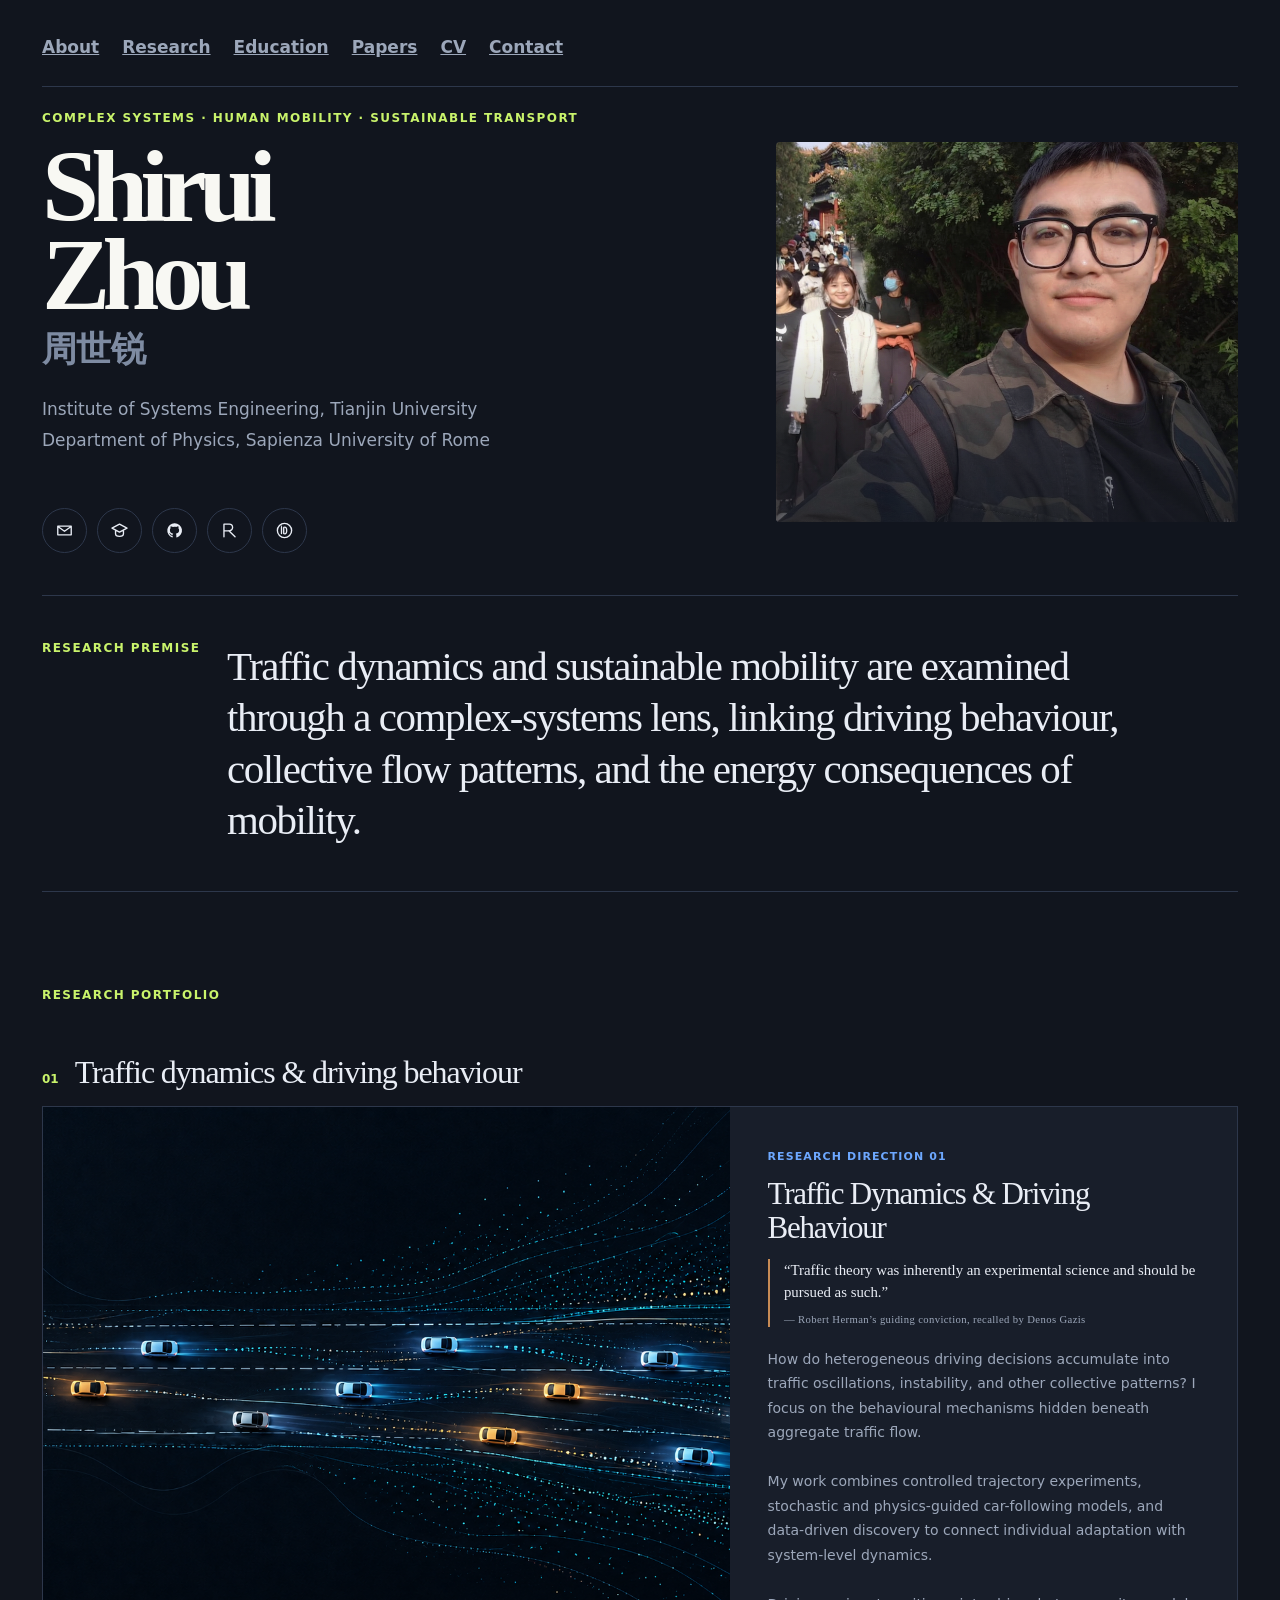
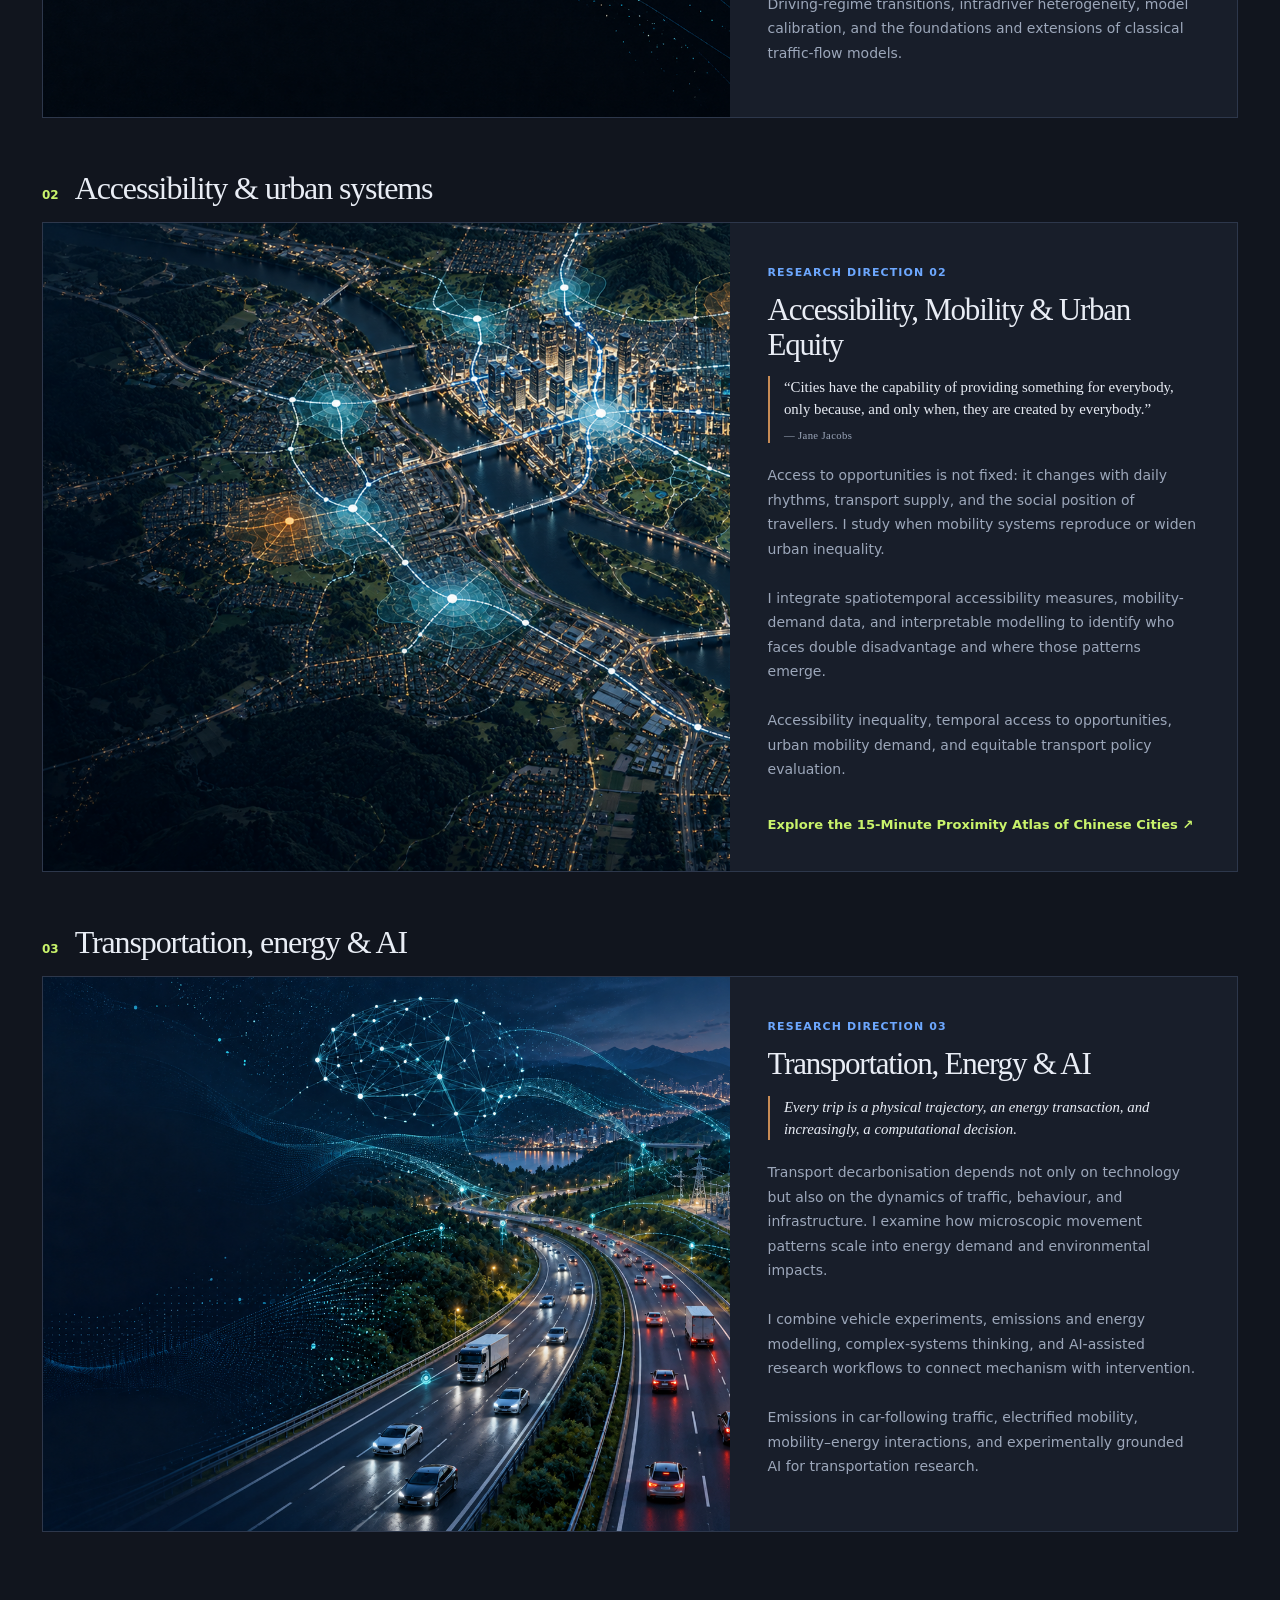
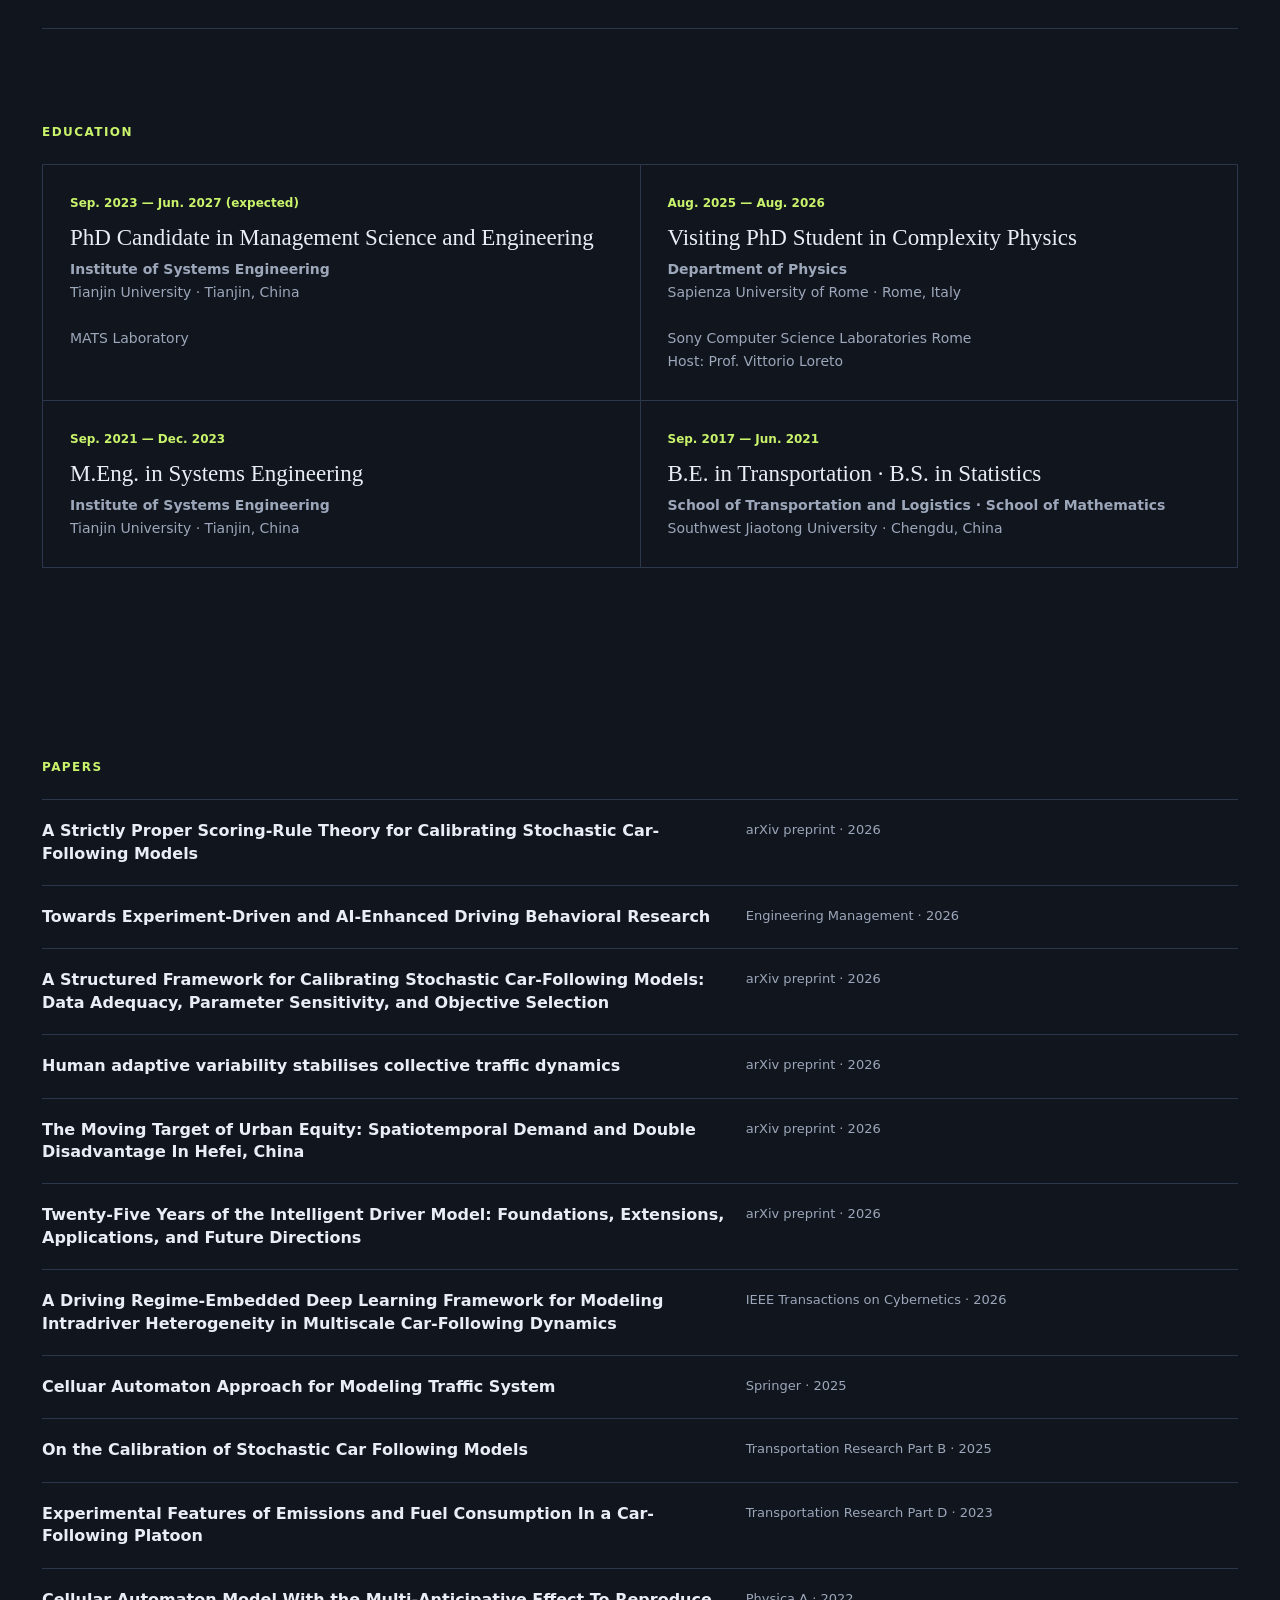
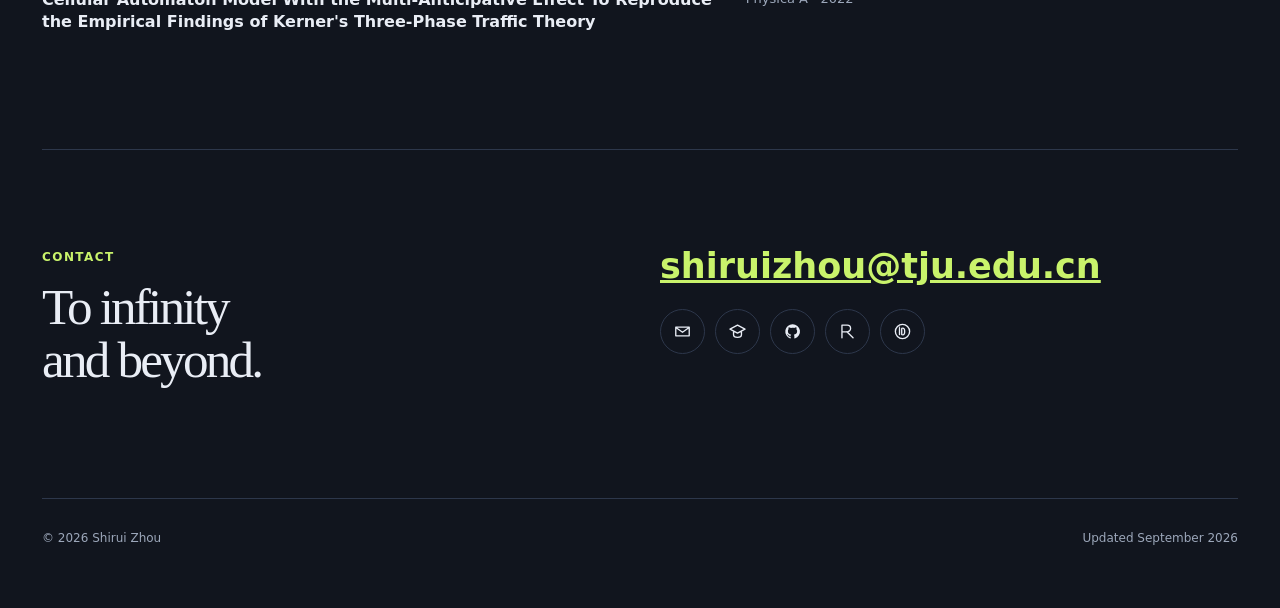
<file: index.html>
<!doctype html>
<html lang="en">
<head>
  <meta charset="utf-8">
  <meta name="viewport" content="width=device-width, initial-scale=1">
  <meta name="theme-color" content="#11151e">
  <link rel="icon" href="assets/couple-logo.png" type="image/png">
  <link rel="apple-touch-icon" href="assets/couple-logo.png">
  <link rel="canonical" href="https://labbuzhou.github.io/">
  <title>Shirui Zhou</title>
  <meta name="description" content="Academic homepage of Shirui Zhou: research on traffic dynamics, urban mobility, coupled transportation-energy systems, and AI-enabled modelling.">
  <meta property="og:title" content="Shirui Zhou | Complex Systems &amp; Mobility">
  <meta property="og:description" content="Research on traffic dynamics, urban mobility, and transportation-energy systems.">
  <meta property="og:url" content="https://labbuzhou.github.io/">
  <meta property="og:image" content="https://labbuzhou.github.io/profile.jpg">
  <meta name="twitter:card" content="summary">
  <link rel="stylesheet" href="portfolio.css?v=20260914-hero">
  <script type="application/ld+json">
  {
    "@context": "https://schema.org",
    "@type": "ProfilePage",
    "mainEntity": {
      "@type": "Person",
      "name": "Shirui Zhou",
      "url": "https://labbuzhou.github.io/",
      "image": "https://labbuzhou.github.io/profile.jpg",
      "jobTitle": "PhD Candidate",
      "affiliation": [
        { "@type": "Organization", "name": "Institute of Systems Engineering, Tianjin University" },
        { "@type": "Organization", "name": "Department of Physics, Sapienza University of Rome" }
      ],
      "sameAs": [
        "https://scholar.google.com/citations?user=4URmCS4AAAAJ&hl=zh-CN",
        "https://orcid.org/0000-0002-9596-4632",
        "https://github.com/LabbuZhou",
        "https://www.researchgate.net/profile/Shirui-Zhou-3"
      ]
    }
  }
  </script>
</head>
<body>
  <noscript>This academic homepage requires JavaScript to display the current public research record.</noscript>
  <script src="portfolio.js"></script>
  <script src="portfolio-directions.js"></script>
  <script src="portfolio-links.js"></script>
  <script src="portfolio-publications.js"></script>
  <script src="portfolio-enhance.js"></script>
  <script src="portfolio-orcid.js"></script>
  <script src="portfolio-cv-link.js"></script>
</body>
</html>
</file>
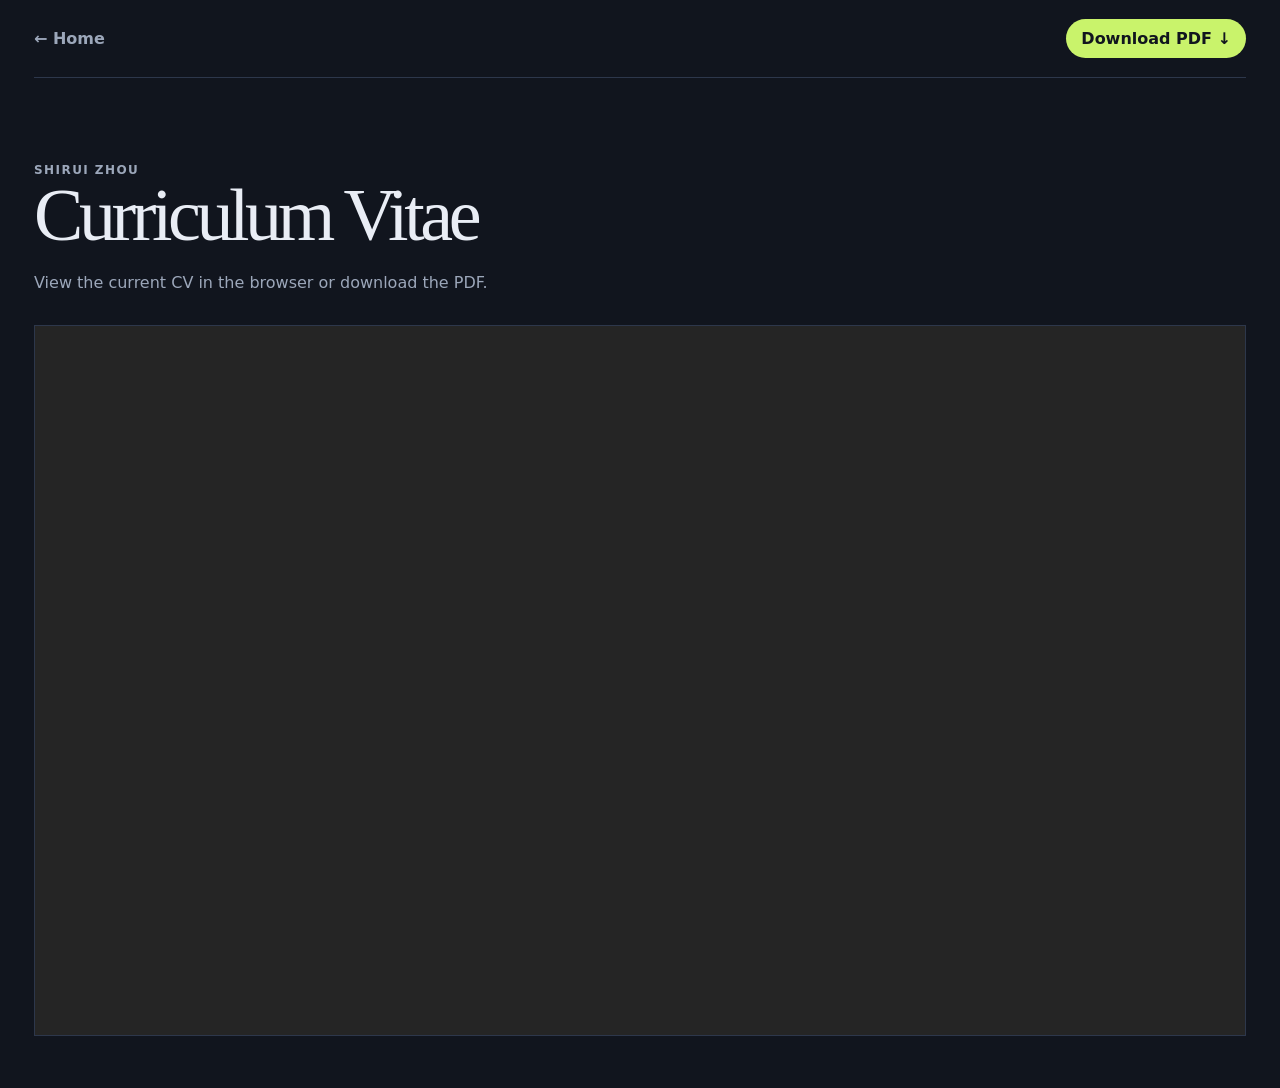
<file: cv.html>
<!doctype html>
<html lang="en">
<head>
  <meta charset="utf-8">
  <meta name="viewport" content="width=device-width, initial-scale=1">
  <link rel="icon" href="assets/couple-logo.png" type="image/png">
  <link rel="apple-touch-icon" href="assets/couple-logo.png">
  <meta name="theme-color" content="#11151e">
  <title>CV | Shirui Zhou</title>
  <link rel="canonical" href="https://labbuzhou.github.io/cv.html">
  <meta name="description" content="Curriculum vitae of Shirui Zhou.">
  <style>
    :root { --ink:#e9edf5; --muted:#9ca7ba; --paper:#11151e; --panel:#181e2a; --line:#2d374b; --lime:#c9f36b; }
    * { box-sizing:border-box; }
    body { margin:0; background:var(--paper); color:var(--ink); font-family:Inter,ui-sans-serif,system-ui,-apple-system,"Segoe UI",sans-serif; }
    .page { max-width:1440px; min-height:100vh; margin:auto; padding:0 34px; }
    .topbar { min-height:78px; display:flex; align-items:center; justify-content:space-between; gap:24px; border-bottom:1px solid var(--line); }
    .topbar a { color:var(--muted); font-size:16px; font-weight:650; text-decoration:none; }
    .topbar a:hover, .topbar a:focus-visible { color:var(--ink); }
    .download { flex:0 0 auto; color:var(--paper)!important; background:var(--lime); border-radius:999px; padding:10px 15px; }
    .download:hover, .download:focus-visible { color:var(--paper)!important; filter:brightness(.95); }
    .heading { padding:64px 0 28px; }
    .eyebrow { margin:0 0 11px; color:var(--lime); font-size:12px; font-weight:800; letter-spacing:.12em; text-transform:uppercase; }
    h1 { margin:0; font:clamp(42px,6vw,74px)/.96 Georgia,"Times New Roman",serif; letter-spacing:-.06em; }
    .heading p { max-width:570px; margin:18px 0 0; color:var(--muted); line-height:1.7; }
    .viewer { height:min(79vh,1080px); min-height:680px; margin-bottom:52px; border:1px solid var(--line); background:#252525; }
    iframe { display:block; width:100%; height:100%; border:0; }
    @media (max-width:760px) {
      .page { padding:0 18px; }
      .topbar { min-height:66px; gap:12px; }
      .topbar a { font-size:14px; }
      .download { padding:9px 12px; }
      .heading { padding:44px 0 24px; }
      .viewer { height:74vh; min-height:560px; margin-bottom:28px; }
    }
  </style>
</head>
<body>
  <div class="page">
    <header class="topbar">
      <a href="index.html">← Home</a>
      <a class="download" href="cv.pdf" download>Download PDF ↓</a>
    </header>
    <main>
      <section class="heading">
        <p class="eyebrow">Shirui Zhou</p>
        <h1>Curriculum Vitae</h1>
        <p>View the current CV in the browser or download the PDF.</p>
      </section>
      <section class="viewer" aria-label="Curriculum vitae PDF viewer">
        <iframe src="cv.pdf#view=FitH" title="Shirui Zhou curriculum vitae">
          <p>Your browser cannot display the PDF. <a href="cv.pdf" download>Download the CV (PDF).</a></p>
        </iframe>
      </section>
    </main>
  </div>
</body>
</html>
</file>
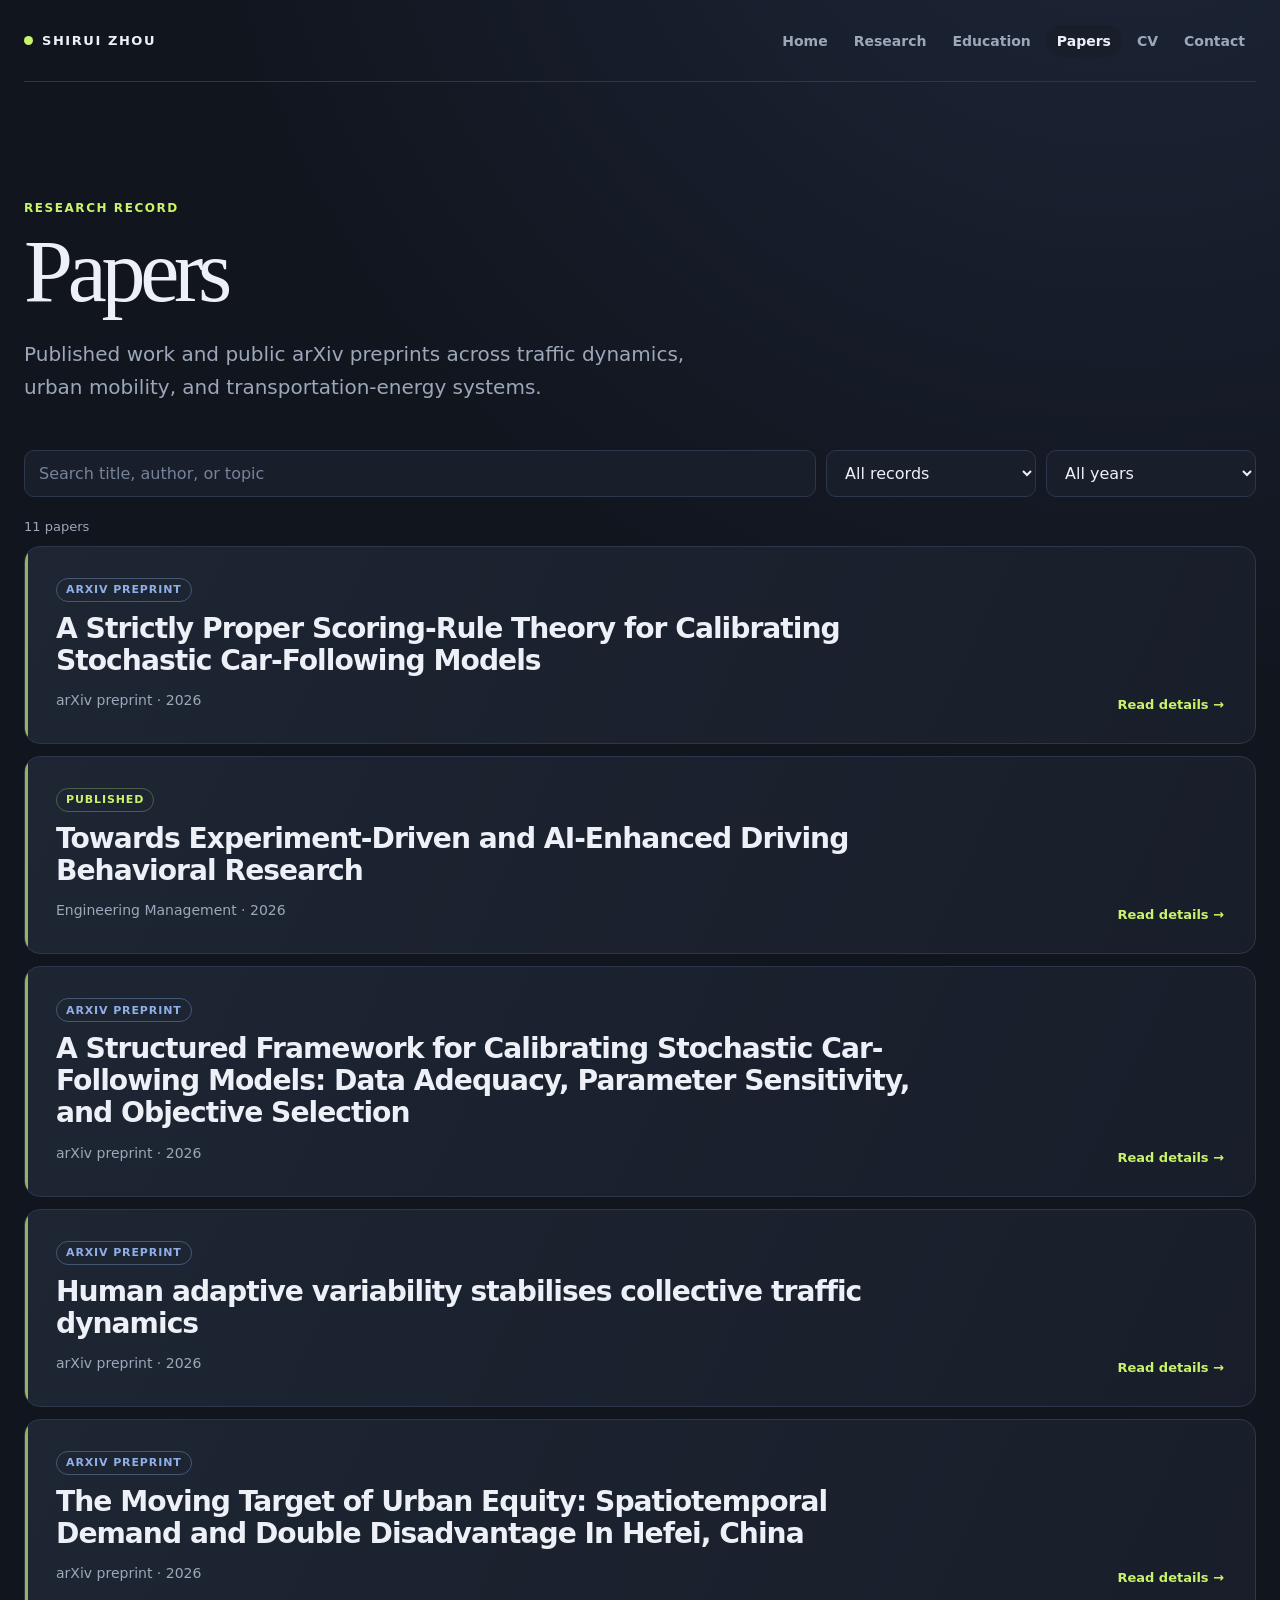
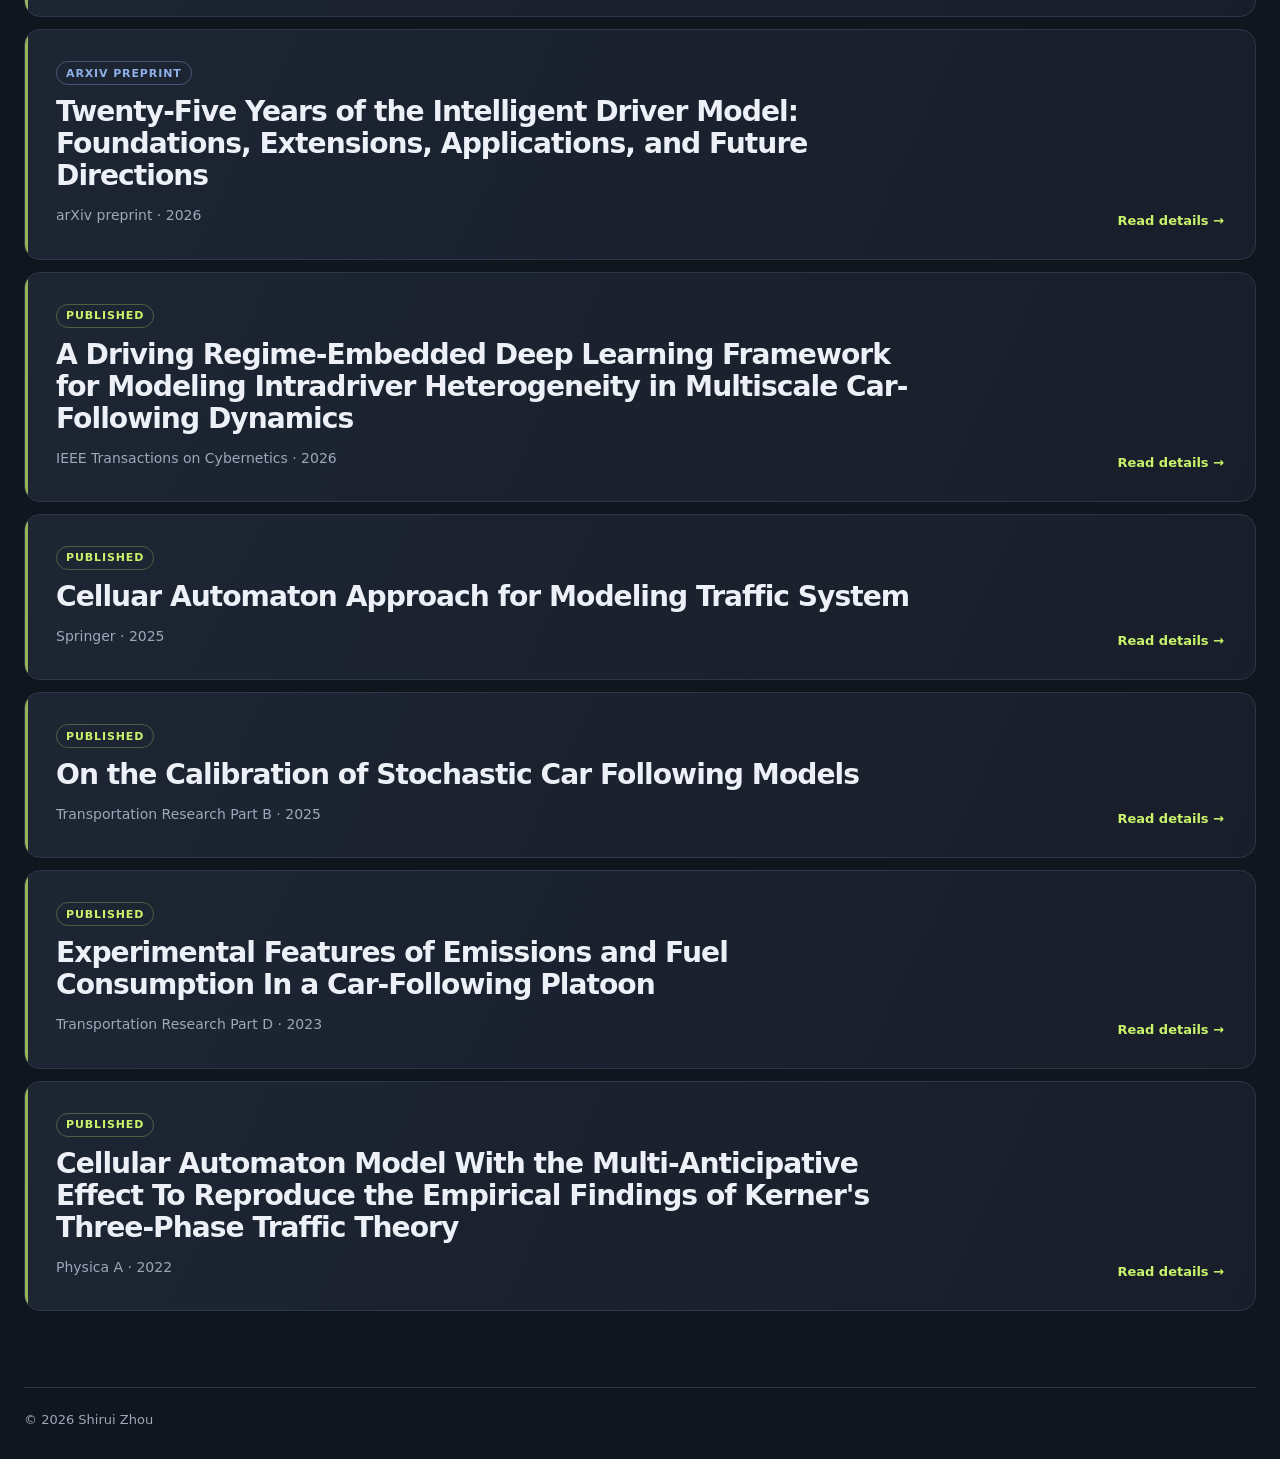
<file: papers.html>
<!doctype html>
<html lang="en">
<head>
  <meta charset="utf-8">
  <meta name="viewport" content="width=device-width, initial-scale=1">
  <meta name="theme-color" content="#11151e">
  <link rel="icon" href="assets/couple-logo.png" type="image/png">
  <link rel="apple-touch-icon" href="assets/couple-logo.png">
  <link rel="canonical" href="https://labbuzhou.github.io/papers.html">
  <meta name="description" content="Published papers and public arXiv preprints by Shirui Zhou.">
  <meta property="og:title" content="Papers | Shirui Zhou">
  <meta property="og:description" content="Published papers and public arXiv preprints by Shirui Zhou.">
  <meta property="og:url" content="https://labbuzhou.github.io/papers.html">
  <title>Papers | Shirui Zhou</title>
  <link rel="stylesheet" href="public-pages.css">
</head>
<body>
  <div class="shell">
    <header class="site-header">
      <a class="identity" href="index.html">SHIRUI ZHOU</a>
      <nav class="site-nav" aria-label="Primary navigation">
        <a href="index.html">Home</a>
        <a href="index.html#research">Research</a>
        <a href="index.html#path">Education</a>
        <a href="papers.html" aria-current="page">Papers</a>
        <a href="cv.html">CV</a>
        <a href="index.html#contact">Contact</a>
      </nav>
    </header>
    <main>
      <section class="page-intro">
        <span class="eyebrow">Research record</span>
        <h1>Papers</h1>
        <p class="lede">Published work and public arXiv preprints across traffic dynamics, urban mobility, and transportation-energy systems.</p>
      </section>
      <section aria-label="Paper filters">
        <div class="controls">
          <input class="input" id="paperSearch" type="search" autocomplete="off" placeholder="Search title, author, or topic">
          <select class="select" id="typeFilter" aria-label="Filter by record type">
            <option value="all">All records</option>
            <option value="published">Published</option>
            <option value="preprint">arXiv preprints</option>
          </select>
          <select class="select" id="yearFilter" aria-label="Filter by year"><option value="all">All years</option></select>
        </div>
        <p class="result-count" id="publicationCount" aria-live="polite">Loading papers…</p>
        <div class="paper-grid" id="papersGrid"></div>
      </section>
    </main>
    <footer class="site-footer">© 2026 Shirui Zhou</footer>
  </div>
  <script src="papers-page.js"></script>
</body>
</html>
</file>
<file: portfolio.css>
:root{--ink:#e9edf5;--muted:#9ca7ba;--paper:#11151e;--panel:#181e2a;--line:#2d374b;--lime:#c9f36b;--blue:#6da8ff}body{background:var(--paper);color:var(--ink);font-family:Inter,ui-sans-serif,system-ui,-apple-system,BlinkMacSystemFont,"Segoe UI",sans-serif}.site-v2{max-width:1440px;margin:auto;padding:0 34px}.vnav{height:78px;display:flex;align-items:center;justify-content:space-between;border-bottom:1px solid var(--line)}.vbrand{font-size:18px;font-weight:800;letter-spacing:-.04em}.vbrand i{display:inline-block;width:9px;height:9px;border-radius:50%;background:var(--lime);margin-right:8px}.vnav nav{display:flex;gap:23px}.vnav a{color:var(--muted);font-size:17px;font-weight:650}.vnav a:hover{color:var(--ink)}.hero-v2{display:grid;grid-template-columns:1.2fr .8fr;min-height:610px;align-items:end;padding:82px 0 62px;gap:42px}.eyebrow{font-size:12px;font-weight:800;letter-spacing:.12em;color:var(--lime);text-transform:uppercase}.hero-v2 h1{font-family:Georgia,"Times New Roman",serif;font-size:clamp(58px,8vw,118px);letter-spacing:-.075em;line-height:.86;margin:18px 0 29px;color:#f8f8f3}.hero-v2 h1 small{display:block;font-family:inherit;font-size:.34em;letter-spacing:-.02em;color:#7e8ba2;margin-top:16px}.hero-v2 p{max-width:650px;color:var(--muted);font-size:17px;line-height:1.8}.hero-links{display:flex;gap:11px;margin-top:30px;flex-wrap:wrap}.hero-links a{border:1px solid var(--line);padding:11px 15px;border-radius:99px;color:var(--ink);font-size:13px;font-weight:700}.hero-links a:first-child{background:var(--lime);border-color:var(--lime);color:#15191f}.portrait{height:450px;border-radius:4px;overflow:hidden;position:relative;background:#222b3c}.portrait img{width:100%;height:100%;object-fit:cover;filter:grayscale(1);opacity:.9}.portrait:after{content:"";position:absolute;inset:0;background:linear-gradient(0deg,rgba(17,21,30,.65),transparent 46%)}.portrait span{position:absolute;bottom:22px;left:23px;z-index:1;font-size:12px;letter-spacing:.08em;text-transform:uppercase;color:#d5deec}.statement{border-top:1px solid var(--line);border-bottom:1px solid var(--line);padding:45px 0;display:grid;grid-template-columns:185px 1fr}.statement h2,.section-head h2{font-size:12px;text-transform:uppercase;letter-spacing:.12em;color:var(--lime);margin:0}.statement p{font:clamp(25px,3.2vw,43px)/1.25 Georgia,serif;margin:0;max-width:930px;letter-spacing:-.035em}.section{padding:96px 0}.section-head{display:flex;justify-content:space-between;align-items:end;margin-bottom:25px}.section-head p{color:var(--muted);max-width:430px;margin:0;font-size:14px;line-height:1.65}.theme{margin-top:52px}.theme-title{display:flex;gap:16px;align-items:baseline;margin-bottom:15px}.theme-num{color:var(--lime);font-size:12px;font-weight:800}.theme h3{margin:0;font:32px Georgia,serif;letter-spacing:-.035em}.feature{display:grid;grid-template-columns:1.15fr .85fr;background:var(--panel);border:1px solid var(--line);min-height:340px}.feature img{width:100%;height:100%;min-height:270px;object-fit:cover}.feature-copy{padding:38px}.tag{font-size:11px;font-weight:800;color:var(--blue);letter-spacing:.1em;text-transform:uppercase}.feature h4{font:31px/1.1 Georgia,serif;letter-spacing:-.04em;margin:13px 0}.feature p{color:var(--muted);line-height:1.75;font-size:14px}.paper-row{display:grid;grid-template-columns:1.25fr 1fr 130px;gap:20px;border-top:1px solid var(--line);padding:20px 0;align-items:start}.paper-row h4{font-size:16px;line-height:1.4;margin:0}.paper-row p{margin:0;color:var(--muted);font-size:13px;line-height:1.5}.status{font-size:11px;color:var(--lime);font-weight:800;text-transform:uppercase;letter-spacing:.08em;text-align:right}.footer-v2{border-top:1px solid var(--line);padding:32px 0 55px;color:var(--muted);font-size:12px;display:flex;justify-content:space-between}@media(max-width:760px){.site-v2{padding:0 18px}.vnav{height:auto;min-height:66px;justify-content:flex-start;overflow:hidden}.vnav nav{display:flex;align-items:center;width:100%;gap:22px;padding:20px 0 19px;overflow-x:auto;white-space:nowrap;scrollbar-width:none;-webkit-overflow-scrolling:touch}.vnav nav::-webkit-scrollbar{display:none}.vnav nav a{flex:0 0 auto;font-size:16px}.hero-v2,.feature{grid-template-columns:1fr}.hero-v2{padding-top:55px}.hero-v2 h1{font-size:64px}.portrait{height:330px}.statement{grid-template-columns:1fr;gap:20px}.section{padding:65px 0}.section-head{display:block}.section-head p{margin-top:15px}.paper-row{grid-template-columns:1fr;gap:8px}.status{text-align:left}.footer-v2{display:block}.footer-v2 span{display:block;margin-top:7px}}
:root .portrait img{filter:none;opacity:.96}
@media(max-width:760px){:root .vnav nav a{font-size:17px}}

/* Keep the opening screen compact: the portrait, rather than empty space, sets its height. */
:root .hero-v2{min-height:0;align-items:center;padding:24px 0 42px}
:root .portrait{height:380px}
@media(max-width:760px){:root .hero-v2{min-height:0;padding:28px 0 40px;gap:28px}:root .portrait{height:310px}}
</file>
<file: public-pages.css>
:root {
  --paper: #11151e;
  --panel: #181e2a;
  --panel-2: #1e2634;
  --ink: #edf1f7;
  --muted: #9ca7ba;
  --line: #2d374b;
  --lime: #c9f36b;
  --blue: #8eafe7;
  --max: 1260px;
}

* { box-sizing: border-box; }
html { background: var(--paper); }
body {
  min-width: 0;
  margin: 0;
  background: radial-gradient(circle at 88% -8%, rgba(108, 153, 232, .14), transparent 27%), var(--paper);
  color: var(--ink);
  font-family: Inter, ui-sans-serif, system-ui, -apple-system, "Segoe UI", sans-serif;
}

a { color: inherit; }
.shell { width: min(calc(100% - 48px), var(--max)); min-height: 100vh; margin: 0 auto; }
.site-header {
  min-height: 82px;
  display: flex;
  align-items: center;
  justify-content: space-between;
  gap: 24px;
  border-bottom: 1px solid var(--line);
}
.identity { color: var(--ink); font-size: 13px; font-weight: 800; letter-spacing: .12em; text-decoration: none; }
.identity::before { display: inline-block; width: 9px; height: 9px; margin-right: 9px; border-radius: 50%; background: var(--lime); content: ""; }
.site-nav { display: flex; flex-wrap: wrap; justify-content: flex-end; gap: 4px; }
.site-nav a { border-radius: 999px; color: var(--muted); font-size: 14px; font-weight: 700; padding: 8px 11px; text-decoration: none; }
.site-nav a:hover, .site-nav a:focus-visible, .site-nav a[aria-current="page"] { background: var(--panel); color: var(--ink); outline: none; }

.page-intro { max-width: 820px; padding: clamp(58px, 9vw, 118px) 0 36px; }
.eyebrow { color: var(--lime); font-size: 12px; font-weight: 800; letter-spacing: .13em; text-transform: uppercase; }
h1 { margin: 14px 0 0; font: clamp(48px, 7vw, 88px)/.96 Georgia, "Times New Roman", serif; letter-spacing: -.06em; }
.lede { max-width: 670px; margin: 23px 0 0; color: var(--muted); font-size: clamp(16px, 2vw, 20px); line-height: 1.65; }

.controls { display: grid; grid-template-columns: minmax(240px, 1fr) repeat(2, minmax(150px, 210px)); gap: 10px; margin: 10px 0 22px; }
.input, .select {
  width: 100%;
  min-height: 47px;
  border: 1px solid var(--line);
  border-radius: 10px;
  background: var(--panel);
  color: var(--ink);
  font: inherit;
  outline: none;
  padding: 0 14px;
}
.input::placeholder { color: #77839a; }
.input:focus, .select:focus { border-color: var(--lime); box-shadow: 0 0 0 3px rgba(201, 243, 107, .12); }
.result-count { color: var(--muted); font-size: 13px; margin: 0 0 12px; }
.paper-grid { display: grid; gap: 12px; padding-bottom: 76px; }
.paper-card { position: relative; overflow: hidden; display: grid; grid-template-columns: minmax(0, 1fr) auto; gap: 22px; border: 1px solid var(--line); border-radius: 16px; background: linear-gradient(115deg, rgba(30, 38, 52, .96), rgba(24, 30, 42, .96)); padding: clamp(21px, 3vw, 31px); }
.paper-card::after { position: absolute; top: 0; bottom: 0; left: 0; width: 3px; background: var(--lime); content: ""; opacity: .7; }
.paper-card:hover { border-color: rgba(201, 243, 107, .48); }
.paper-card h2 { max-width: 860px; margin: 11px 0 0; font-size: clamp(20px, 2.2vw, 29px); letter-spacing: -.035em; line-height: 1.14; }
.paper-card h2 a { text-decoration: none; }
.paper-card h2 a:hover, .paper-card h2 a:focus-visible { color: var(--lime); outline: none; }
.paper-meta, .paper-summary { color: var(--muted); line-height: 1.65; }
.paper-meta { margin: 12px 0 0; font-size: 14px; }
.paper-summary { max-width: 820px; margin: 13px 0 0; font-size: 15px; }
.paper-open { align-self: end; color: var(--lime); font-size: 13px; font-weight: 800; text-decoration: none; white-space: nowrap; }
.paper-open:hover, .paper-open:focus-visible { text-decoration: underline; text-underline-offset: .28em; outline: none; }
.type { display: inline-flex; align-items: center; min-height: 24px; border: 1px solid rgba(201, 243, 107, .28); border-radius: 999px; color: var(--lime); font-size: 11px; font-weight: 800; letter-spacing: .08em; padding: 0 9px; text-transform: uppercase; }
.type.preprint { border-color: rgba(142, 175, 231, .36); color: var(--blue); }
.empty { border: 1px dashed var(--line); border-radius: 14px; color: var(--muted); padding: 32px; }

.back-link { display: inline-flex; margin-top: 39px; color: var(--lime); font-size: 14px; font-weight: 750; text-decoration: none; }
.back-link:hover, .back-link:focus-visible { text-decoration: underline; text-underline-offset: .28em; outline: none; }
.detail { max-width: 940px; padding: 16px 0 80px; }
.detail h1 { font-size: clamp(38px, 5vw, 68px); }
.detail .paper-meta { font-size: 16px; }
.detail-authors { margin: 22px 0 0; color: var(--muted); line-height: 1.75; }
.detail-section { border-top: 1px solid var(--line); margin-top: 42px; padding-top: 28px; }
.detail-section h2 { margin: 0 0 14px; font-size: 15px; letter-spacing: .12em; text-transform: uppercase; }
.detail-section p { color: var(--muted); font-size: 17px; line-height: 1.8; }
.metadata { display: grid; grid-template-columns: repeat(2, minmax(0, 1fr)); gap: 0; margin: 0; border-top: 1px solid var(--line); border-left: 1px solid var(--line); }
.metadata div { min-height: 96px; border-right: 1px solid var(--line); border-bottom: 1px solid var(--line); padding: 18px; }
.metadata dt { color: var(--muted); font-size: 11px; font-weight: 800; letter-spacing: .11em; text-transform: uppercase; }
.metadata dd { margin: 8px 0 0; color: var(--ink); line-height: 1.5; }
.metadata a, .resource-link { color: var(--lime); text-underline-offset: .22em; }
.resources { display: flex; flex-wrap: wrap; gap: 10px; }
.resource-link { border: 1px solid var(--line); border-radius: 999px; font-size: 14px; font-weight: 750; padding: 10px 14px; text-decoration: none; }
.resource-link:hover, .resource-link:focus-visible { background: var(--lime); border-color: var(--lime); color: var(--paper); outline: none; }
.site-footer { border-top: 1px solid var(--line); color: var(--muted); font-size: 13px; padding: 24px 0 32px; }

@media (max-width: 720px) {
  .shell { width: min(calc(100% - 32px), var(--max)); }
  .site-header { align-items: flex-start; flex-direction: column; gap: 10px; padding: 17px 0; }
  .site-nav { justify-content: flex-start; width: 100%; }
  .site-nav a { padding: 7px 9px; }
  .page-intro { padding-top: 52px; }
  .controls { grid-template-columns: 1fr; }
  .paper-card { grid-template-columns: 1fr; gap: 16px; }
  .paper-open { align-self: auto; }
  .metadata { grid-template-columns: 1fr; }
}
</file>
